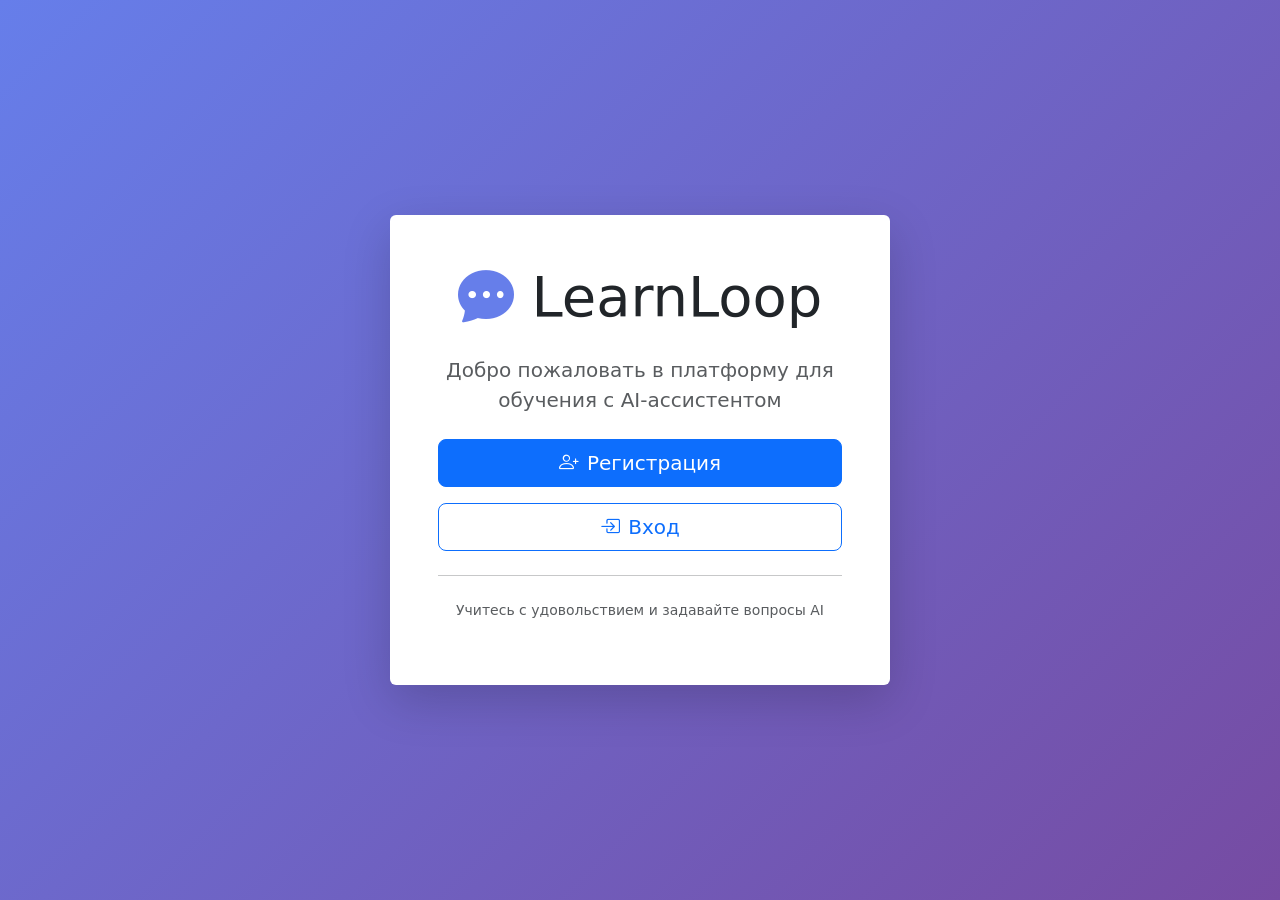
<file: src/main/resources/templates/index.html>
<!DOCTYPE html>
<html xmlns:th="http://www.thymeleaf.org">
<head>
    <meta charset="UTF-8">
    <meta name="viewport" content="width=device-width, initial-scale=1">
    <title>LearnLoop - Главная</title>
    <link href="https://cdn.jsdelivr.net/npm/bootstrap@5.3.3/dist/css/bootstrap.min.css" rel="stylesheet">
    <link rel="stylesheet" href="https://cdn.jsdelivr.net/npm/bootstrap-icons@1.11.3/font/bootstrap-icons.min.css">
    <style>
        body {
            background: linear-gradient(135deg, #667eea 0%, #764ba2 100%);
            min-height: 100vh;
            display: flex;
            align-items: center;
            justify-content: center;
        }
        .welcome-card {
            max-width: 500px;
            width: 90%;
            animation: fadeIn 1s ease-in;
        }
        @keyframes fadeIn {
            from { opacity: 0; transform: translateY(-20px); }
            to { opacity: 1; transform: translateY(0); }
        }
    </style>
</head>

<body>
<div class="welcome-card">
    <div class="card shadow-lg border-0">
        <div class="card-body p-5 text-center">
            <h1 class="display-4 mb-4">
                <i class="bi bi-chat-dots-fill" style="color: #667eea;"></i>
                LearnLoop
            </h1>
            <p class="lead text-muted mb-4">Добро пожаловать в платформу для обучения с AI-ассистентом</p>

            <div class="d-grid gap-3">
                <a href="/register" class="btn btn-primary btn-lg">
                    <i class="bi bi-person-plus me-2"></i>Регистрация
                </a>
                <a href="/login" class="btn btn-outline-primary btn-lg">
                    <i class="bi bi-box-arrow-in-right me-2"></i>Вход
                </a>
            </div>

            <hr class="my-4">

            <p class="text-muted small">
                Учитесь с удовольствием и задавайте вопросы AI
            </p>
        </div>
    </div>
</div>

<script src="https://cdn.jsdelivr.net/npm/bootstrap@5.3.3/dist/js/bootstrap.bundle.min.js"></script>

</body>
</html>
</file>
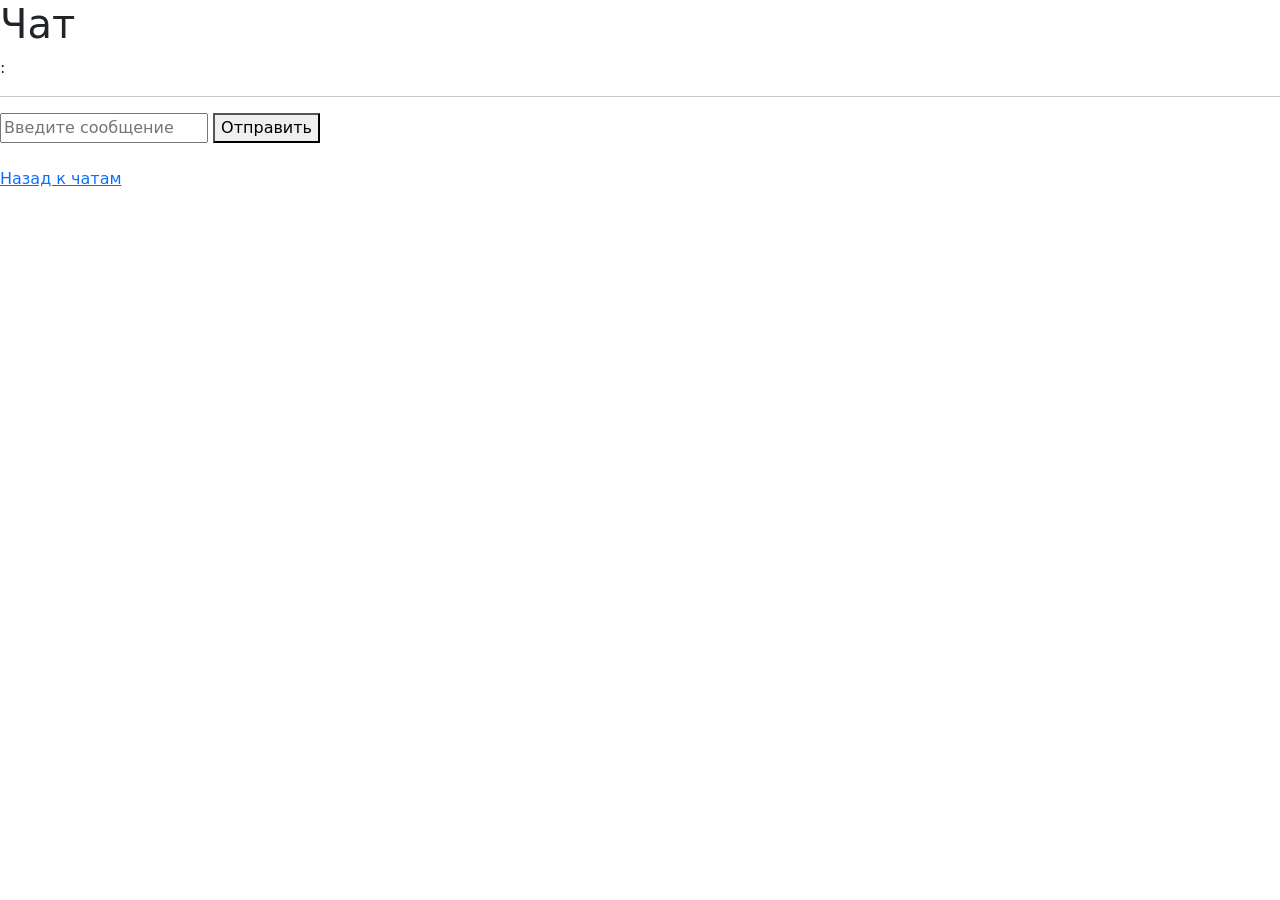
<file: src/main/resources/templates/chat.html>
<!DOCTYPE html>
<html xmlns:th="http://www.thymeleaf.org">
<head>
    <meta charset="UTF-8">
    <title>Чат</title>
    <!-- Bootstrap CSS -->
    <link href="https://cdn.jsdelivr.net/npm/bootstrap@5.3.3/dist/css/bootstrap.min.css" rel="stylesheet">
    <!-- Bootstrap Icons (опционально) -->
    <link rel="stylesheet" href="https://cdn.jsdelivr.net/npm/bootstrap-icons@1.11.3/font/bootstrap-icons.min.css">
</head>

<body>

<h1>Чат</h1>

<div>
    <div th:each="msg : ${messages}">
        <b th:text="${msg.role}"></b>:
        <span th:text="${msg.content}"></span>
    </div>
</div>

<hr/>

<form th:action="@{/chats/{id}/message(id=${chatId})}" method="post">
    <input type="text" name="content" placeholder="Введите сообщение" required>
    <button type="submit">Отправить</button>
</form>

<br/>
<a href="/chats">Назад к чатам</a>

<!-- Bootstrap JS -->
<script src="https://cdn.jsdelivr.net/npm/bootstrap@5.3.3/dist/js/bootstrap.bundle.min.js"></script>
</body>

</html>
</file>
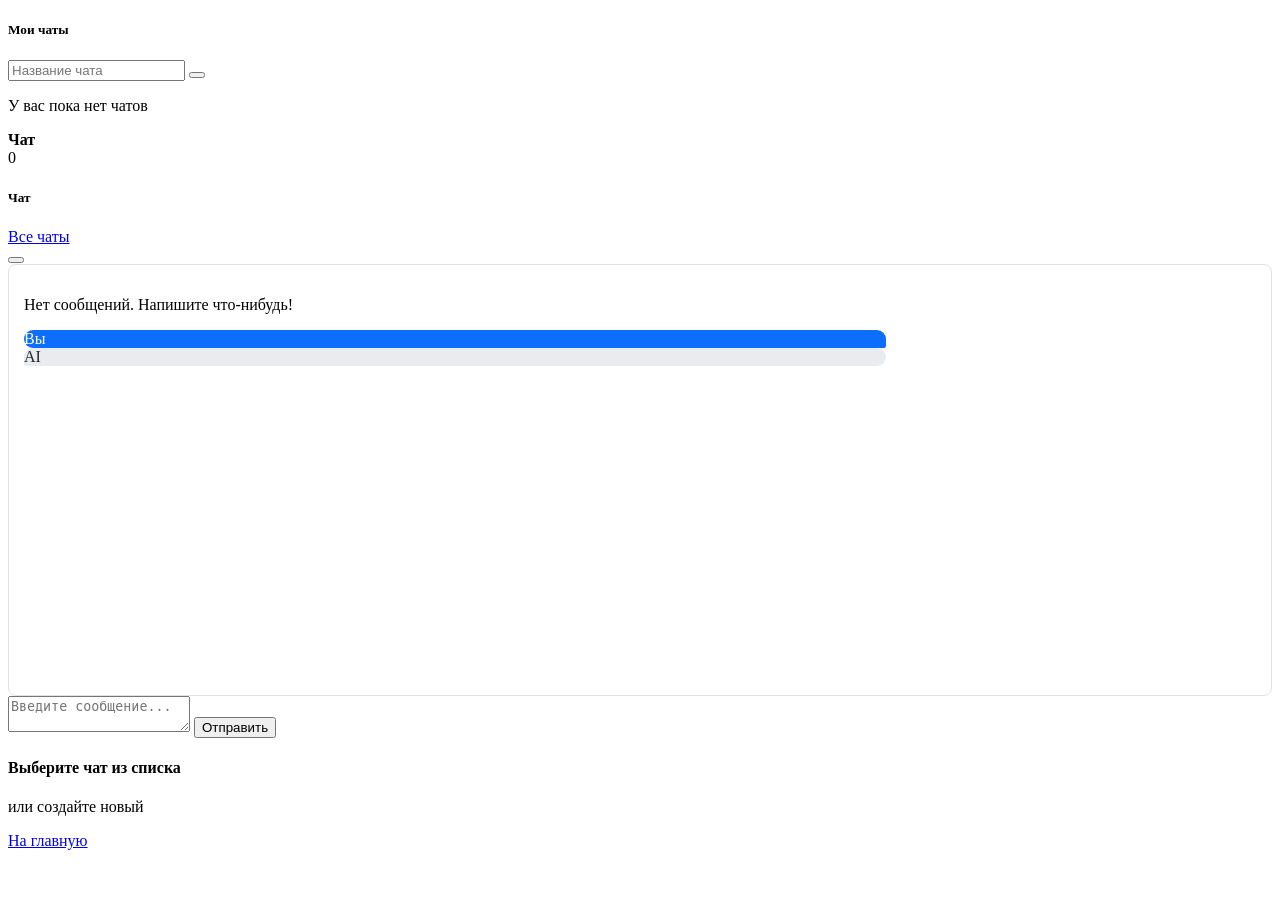
<file: src/main/resources/templates/chats.html>
<!DOCTYPE html>
<html xmlns:th="http://www.thymeleaf.org">
<head th:replace="~{fragments/layout :: head('Мои чаты')}">

</head>
<body>
<div th:replace="~{fragments/layout :: navbar}"></div>

<div class="container">
    <div class="row">
        <!-- Левая панель - список чатов -->
        <div class="col-md-4 mb-4">
            <div class="card shadow-sm">
                <div class="card-header bg-white">
                    <h5 class="card-title mb-0">
                        <i class="bi bi-chat-text me-2"></i>Мои чаты
                    </h5>
                </div>
                <div class="card-body p-3">
                    <!-- Форма создания нового чата -->
                    <form th:action="@{/chats}" method="post" class="mb-3">
                        <input type="hidden" th:name="${_csrf.parameterName}" th:value="${_csrf.token}" />
                        <div class="input-group">
                            <input type="text" name="title" class="form-control" placeholder="Название чата" required>
                            <button type="submit" class="btn btn-primary">
                                <i class="bi bi-plus-lg"></i>
                            </button>
                        </div>
                    </form>

                    <div th:if="${#lists.isEmpty(sessions)}" class="text-center text-muted py-4">
                        <i class="bi bi-chat-dots" style="font-size: 3rem;"></i>
                        <p class="mt-2">У вас пока нет чатов</p>
                    </div>

                    <!-- Список чатов -->
                    <div th:unless="${#lists.isEmpty(sessions)}" class="list-group">
                        <a th:each="sessionItem : ${sessions}"
                           th:href="@{/chats/{id}(id=${sessionItem.id})}"
                           class="list-group-item list-group-item-action d-flex justify-content-between align-items-center"
                           th:classappend="${sessionItem.id == chatId} ? 'active' : ''">
                            <div>
                                <strong th:text="${sessionItem.title}">Чат</strong>
                                <div class="small" th:text="${sessionItem.lastMessagePreview}"></div>
                            </div>
                            <span class="badge bg-secondary rounded-pill" th:text="${sessionItem.messageCount}">0</span>
                        </a>
                    </div>
                </div>
            </div>
        </div>

        <!-- Правая панель - текущий чат -->
        <div class="col-md-8" th:if="${currentChat != null}">
            <div class="card shadow-sm">
                <div class="card-header bg-white d-flex justify-content-between align-items-center">
                    <h5 class="card-title mb-0" th:text="${currentChat.title}">Чат</h5>
                    <div>
                        <a href="/chats" class="btn btn-outline-secondary btn-sm me-2">
                            <i class="bi bi-arrow-left"></i> Все чаты
                        </a>
                        <form th:action="@{/chats/{id}/delete(id=${currentChat.id})}" method="post" class="d-inline">
                            <input type="hidden" th:name="${_csrf.parameterName}" th:value="${_csrf.token}" />
                            <button type="submit" class="btn btn-outline-danger btn-sm" onclick="return confirm('Удалить чат?')">
                                <i class="bi bi-trash"></i>
                            </button>
                        </form>
                    </div>
                </div>

                <div class="card-body">
                    <!-- Окно сообщений -->
                    <div class="chat-box" style="height: 400px; overflow-y: auto; border: 1px solid #dee2e6; border-radius: 8px; padding: 15px;" id="chatBox">
                        <div th:if="${#lists.isEmpty(messages)}" class="text-center text-muted py-5">
                            <i class="bi bi-chat-dots" style="font-size: 3rem;"></i>
                            <p class="mt-2">Нет сообщений. Напишите что-нибудь!</p>
                        </div>
                        <div th:each="msg : ${messages}" class="mb-3">
                            <div th:if="${msg.role == 'USER'}" class="d-flex justify-content-end">
                                <div class="p-3" style="max-width: 70%; background-color: #0d6efd; color: white; border-radius: 18px 18px 4px 18px;">
                                    <div th:text="${msg.content}"></div>
                                    <div class="small text-white-50">Вы</div>
                                </div>
                            </div>
                            <div th:if="${msg.role == 'AI'}" class="d-flex justify-content-start">
                                <div class="p-3" style="max-width: 70%; background-color: #e9ecef; color: #212529; border-radius: 18px 18px 18px 4px;">
                                    <div th:text="${msg.content}"></div>
                                    <div class="small text-muted">AI</div>
                                </div>
                            </div>
                        </div>
                    </div>

                    <!-- Форма отправки -->
                    <form th:action="@{/chats/{id}/message(id=${currentChat.id})}" method="post" class="mt-3">
                        <input type="hidden" th:name="${_csrf.parameterName}" th:value="${_csrf.token}" />
                        <div class="input-group">
                            <textarea name="content" class="form-control" rows="2" placeholder="Введите сообщение..." required></textarea>
                            <button type="submit" class="btn btn-primary">
                                <i class="bi bi-send"></i> Отправить
                            </button>
                        </div>
                    </form>

                </div>
            </div>
        </div>

        <!-- Сообщение, если чат не выбран -->
        <div class="col-md-8" th:unless="${currentChat != null}">
            <div class="card shadow-sm">
                <div class="card-body text-center py-5">
                    <i class="bi bi-chat-dots" style="font-size: 4rem; color: #dee2e6;"></i>
                    <h4 class="mt-3 text-muted">Выберите чат из списка</h4>
                    <p class="text-muted">или создайте новый</p>
                </div>
            </div>
        </div>

    </div>
</div>

<div th:replace="~{fragments/layout :: scripts}"></div>

<script>
    window.onload = function() {
        const chatBox = document.getElementById('chatBox');
        if (chatBox) {
            chatBox.scrollTop = chatBox.scrollHeight;
        }
    };
</script>

<div class="text-center mt-4">
    <a href="/profile" class="btn btn-outline-secondary">
        <i class="bi bi-house-door me-2"></i>На главную
    </a>
</div>

</body>
</html>
</file>
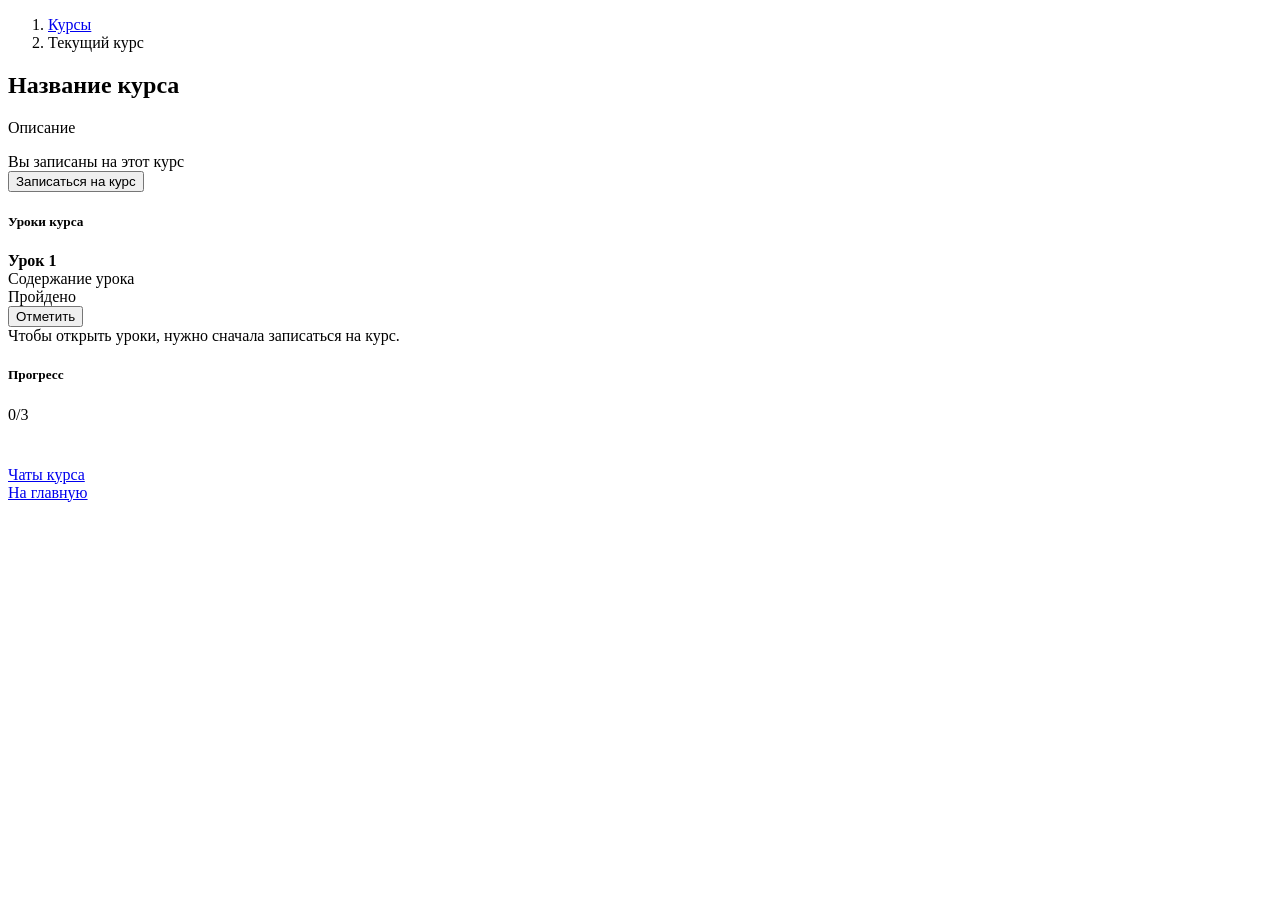
<file: src/main/resources/templates/course.html>
<!DOCTYPE html>
<html xmlns:th="http://www.thymeleaf.org">
<head th:replace="~{fragments/layout :: head(${course.title})}">
</head>
<body>
<div th:replace="~{fragments/layout :: navbar}"></div>

<div class="container">
    <!-- Хлебные крошки -->
    <nav aria-label="breadcrumb" class="mb-4">
        <ol class="breadcrumb">
            <li class="breadcrumb-item"><a href="/courses" class="text-decoration-none">Курсы</a></li>
            <li class="breadcrumb-item active" aria-current="page" th:text="${course.title}">Текущий курс</li>
        </ol>
    </nav>

    <div class="row">
        <!-- Левая колонка - информация о курсе и уроках -->
        <div class="col-md-8">
            <!-- Карточка курса -->
            <div class="card shadow-sm mb-4">
                <div class="card-body">
                    <h2 class="card-title" th:text="${course.title}">Название курса</h2>
                    <p class="card-text" th:text="${course.description}">Описание</p>

                    <div th:if="${enrolled}" class="alert alert-success">
                        <i class="bi bi-check-circle-fill me-2"></i>Вы записаны на этот курс
                    </div>

                    <div th:if="${!enrolled}">
                        <form th:action="@{/courses/{id}/enroll(id=${course.id})}" method="post">
                            <input type="hidden" th:name="${_csrf.parameterName}" th:value="${_csrf.token}" />
                            <button type="submit" class="btn btn-primary">
                                <i class="bi bi-pencil-square me-2"></i>Записаться на курс
                            </button>
                        </form>
                    </div>
                </div>
            </div>

            <!-- Список уроков -->
            <div class="card shadow-sm">
                <div class="card-header bg-white">
                    <h5 class="card-title mb-0">
                        <i class="bi bi-list-ul me-2"></i>Уроки курса
                        <span th:if="${enrolled}" class="badge bg-secondary ms-2" th:text="${completed} + '/' + ${total}"></span>
                    </h5>
                </div>
                <div class="list-group list-group-flush">
                    <div th:each="section : ${sections}"
                         class="list-group-item d-flex justify-content-between align-items-center p-3"
                         id="'section-' + ${section.id}">

                        <!-- Левая часть - ссылка на урок -->
                        <div class="flex-grow-1" style="cursor: pointer;"
                             th:onclick="'location.href=\'/courses/sections/' + ${section.id} + '\''">
                            <strong th:text="'Урок ' + ${section.orderIndex}">Урок 1</strong>
                            <div class="small text-muted" th:text="${section.content.length() > 50 ?
                    section.content.substring(0, 50) + '...' : section.content}">
                                Содержание урока
                            </div>
                        </div>

                        <!-- Правая часть - кнопка отметки -->
                        <div class="d-flex align-items-center gap-2">
                            <!-- Если урок пройден - показываем галочку -->
                            <span th:if="${completedSections[section.id]}" class="badge bg-success p-2"
                                  th:id="'status-' + ${section.id}">
                    <i class="bi bi-check-circle-fill"></i> Пройдено
                </span>

                            <!-- Если не пройден и пользователь записан - показываем кнопку -->
                            <div th:if="${enrolled and !completedSections[section.id]}">
                                <button class="btn btn-sm btn-outline-success complete-btn"
                                        th:data-section-id="${section.id}">
                                    <i class="bi bi-check-lg"></i> Отметить
                                </button>
                            </div>
                        </div>
                    </div>

                    <!-- Сообщение для незаписанных пользователей -->
                    <div th:if="${!enrolled}" class="list-group-item text-center text-muted py-3">
                        <i class="bi bi-info-circle me-2"></i>
                        Чтобы открыть уроки, нужно сначала записаться на курс.
                    </div>
                </div>
            </div>
        </div>

        <!-- Правая колонка - прогресс -->
        <div class="col-md-4">
            <div class="card shadow-sm">
                <div class="card-body text-center">
                    <i class="bi bi-bar-chart" style="font-size: 3rem; color: #0d6efd;"></i>
                    <h5 class="mt-3">Прогресс</h5>
                    <p class="display-4" th:text="${completed} + '/' + ${total}">0/3</p>

                    <!-- Прогресс-бар -->
                    <div class="progress" style="height: 10px;">
                        <div class="progress-bar" role="progressbar"
                             th:style="'width: ' + (${total > 0 ? (completed * 100 / total) : 0}) + '%'"
                             th:attr="aria-valuenow=${total > 0 ? (completed * 100 / total) : 0}"
                             aria-valuemin="0" aria-valuemax="100"></div>
                    </div>

                    <!-- Статус записи -->
                    <p class="text-muted mt-3">
                        <i th:if="${enrolled}" class="bi bi-check-circle text-success"></i>
                        <span th:text="${enrolled} ? ' Вы записаны на курс' : ' Вы не записаны'"></span>
                    </p>

                    <!-- Кнопка перехода к чатам -->
                    <a th:if="${enrolled}" href="/chats" class="btn btn-outline-primary w-100 mt-2">
                        <i class="bi bi-chat me-2"></i>Чаты курса
                    </a>
                </div>
            </div>
        </div>
    </div>
</div>

<div th:replace="~{fragments/layout :: scripts}"></div>

<script th:inline="javascript">
    document.addEventListener('DOMContentLoaded', function() {
        // Находим все кнопки "Отметить"
        const completeButtons = document.querySelectorAll('.complete-btn');

        completeButtons.forEach(button => {
            button.addEventListener('click', function(e) {
                e.preventDefault();
                e.stopPropagation();

                const sectionId = this.getAttribute('data-section-id');
                const buttonContainer = this.closest('.d-flex');

                // Отправляем AJAX-запрос
                fetch('/courses/sections/' + sectionId + '/complete', {
                    method: 'POST',
                    headers: {
                        'Content-Type': 'application/x-www-form-urlencoded',
                        'X-CSRF-TOKEN': /*[[${_csrf.token}]]*/ ''
                    }
                })
                    .then(response => {
                        if (response.ok) {
                            // Заменяем кнопку на галочку
                            buttonContainer.innerHTML = `
                            <span class="badge bg-success p-2">
                                <i class="bi bi-check-circle-fill"></i> Пройдено
                            </span>
                        `;
                            // Обновляем счетчик прогресса
                            updateProgressCounter();
                        } else {
                            alert('Ошибка при отметке урока');
                        }
                    })
                    .catch(error => {
                        console.error('Error:', error);
                        alert('Произошла ошибка');
                    });
            });
        });

        // Функция обновления счетчика прогресса
        function updateProgressCounter() {
            fetch(window.location.href, {
                method: 'GET',
                headers: {
                    'X-Requested-With': 'XMLHttpRequest'
                }
            })
                .then(response => response.text())
                .then(html => {
                    // Обновляем счетчик в заголовке
                    const badge = document.querySelector('.badge.bg-secondary');
                    const completedCount = document.querySelectorAll('.badge.bg-success').length;
                    const totalCount = /*[[${sections.size()}]]*/ 0;

                    if (badge) {
                        badge.textContent = completedCount + '/' + totalCount;
                    }

                    // Обновляем прогресс-бар
                    const progressBar = document.querySelector('.progress-bar');
                    if (progressBar) {
                        const percent = (completedCount / totalCount) * 100;
                        progressBar.style.width = percent + '%';
                    }

                    // Обновляем цифру прогресса
                    const progressDisplay = document.querySelector('.display-4');
                    if (progressDisplay) {
                        progressDisplay.textContent = completedCount + '/' + totalCount;
                    }
                });
        }
    });
</script>

<div class="text-center mt-4">
    <a href="/profile" class="btn btn-outline-secondary">
        <i class="bi bi-house-door me-2"></i>На главную
    </a>
</div>

</body>
</html>
</file>
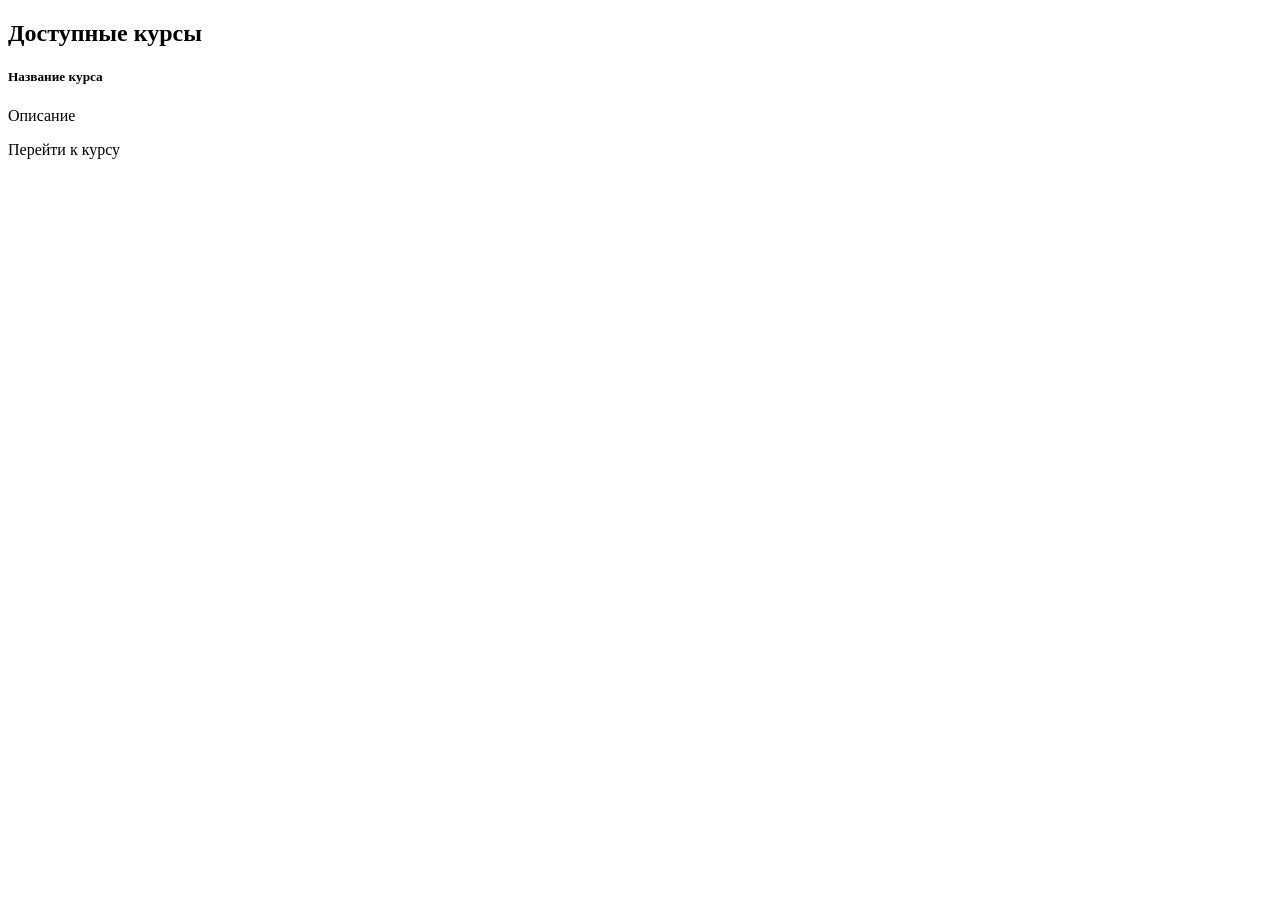
<file: src/main/resources/templates/courses.html>
<!DOCTYPE html>
<html xmlns:th="http://www.thymeleaf.org">
<head th:replace="fragments/layout :: head('Курсы')">
</head>
<body>
<div th:replace="fragments/layout :: navbar"></div>

<div class="container">
    <h2 class="mb-4">
        <i class="bi bi-book me-2"></i>Доступные курсы
    </h2>

    <div class="row">
        <div th:each="course : ${courses}" class="col-md-6 mb-4">
            <div class="card h-100 shadow-sm">
                <div class="card-body">
                    <h5 class="card-title" th:text="${course.title}">Название курса</h5>
                    <p class="card-text text-muted" th:text="${course.description}">Описание</p>
                </div>
                <div class="card-footer bg-white border-top-0">
                    <a th:href="@{/courses/{id}(id=${course.id})}" class="btn btn-outline-primary">
                        Перейти к курсу <i class="bi bi-arrow-right ms-2"></i>
                    </a>
                </div>
            </div>
        </div>
    </div>
</div>

<div th:replace="fragments/layout :: scripts"></div>

</body>
</html>
</file>
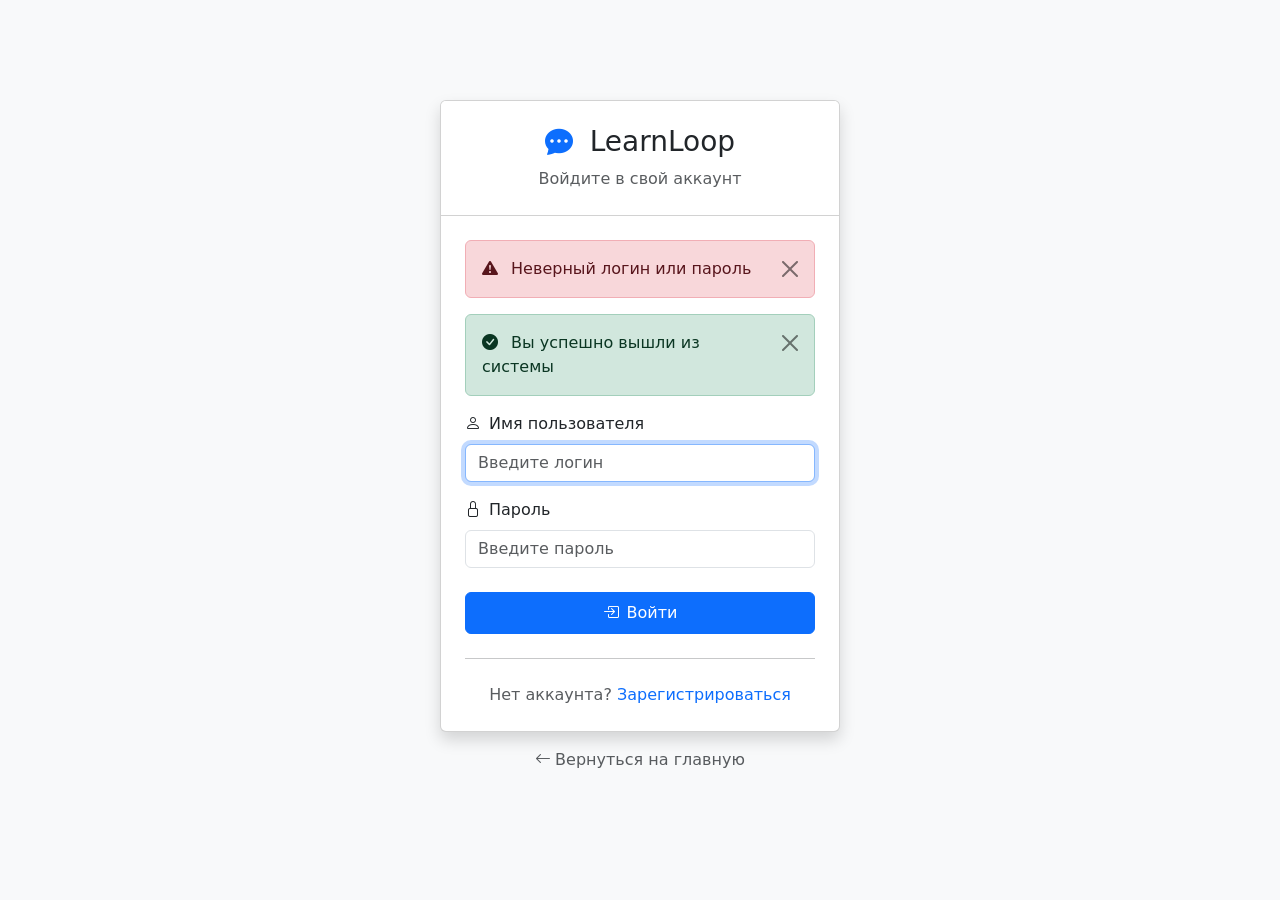
<file: src/main/resources/templates/login.html>
<!DOCTYPE html>
<html xmlns:th="http://www.thymeleaf.org">
<head>
    <meta charset="UTF-8">
    <meta name="viewport" content="width=device-width, initial-scale=1">
    <title>Вход - LearnLoop</title>
    <link href="https://cdn.jsdelivr.net/npm/bootstrap@5.3.3/dist/css/bootstrap.min.css" rel="stylesheet">
    <link rel="stylesheet" href="https://cdn.jsdelivr.net/npm/bootstrap-icons@1.11.3/font/bootstrap-icons.min.css">
    <style>
        body { background-color: #f8f9fa; }
        .login-container { max-width: 400px; margin: 100px auto; }
    </style>
</head>

<body>
<div class="login-container">
    <div class="card shadow">
        <div class="card-header bg-white text-center py-4">
            <h3 class="mb-0">
                <i class="bi bi-chat-dots-fill me-2" style="color: #0d6efd;"></i>
                LearnLoop
            </h3>
            <p class="text-muted mt-2 mb-0">Войдите в свой аккаунт</p>
        </div>
        <div class="card-body p-4">
            <!-- Сообщение об ошибке -->
            <div th:if="${param.error}" class="alert alert-danger alert-dismissible fade show" role="alert">
                <i class="bi bi-exclamation-triangle-fill me-2"></i>
                Неверный логин или пароль
                <button type="button" class="btn-close" data-bs-dismiss="alert"></button>
            </div>

            <!-- Сообщение о выходе -->
            <div th:if="${param.logout}" class="alert alert-success alert-dismissible fade show" role="alert">
                <i class="bi bi-check-circle-fill me-2"></i>
                Вы успешно вышли из системы
                <button type="button" class="btn-close" data-bs-dismiss="alert"></button>
            </div>

            <!-- Форма входа -->
            <form th:action="@{/login}" method="post">
                <input type="hidden" th:name="${_csrf.parameterName}" th:value="${_csrf.token}" />

                <div class="mb-3">
                    <label for="username" class="form-label">
                        <i class="bi bi-person me-2"></i>Имя пользователя
                    </label>
                    <input type="text" class="form-control" id="username" name="username"
                           placeholder="Введите логин" required autofocus>
                </div>

                <div class="mb-4">
                    <label for="password" class="form-label">
                        <i class="bi bi-lock me-2"></i>Пароль
                    </label>
                    <input type="password" class="form-control" id="password" name="password"
                           placeholder="Введите пароль" required>
                </div>

                <button type="submit" class="btn btn-primary w-100 py-2">
                    <i class="bi bi-box-arrow-in-right me-2"></i>Войти
                </button>
            </form>

            <hr class="my-4">

            <p class="text-center text-muted mb-0">
                Нет аккаунта?
                <a href="/register" class="text-decoration-none">Зарегистрироваться</a>
            </p>
        </div>
    </div>

    <div class="text-center mt-3">
        <a href="/" class="text-muted text-decoration-none">
            <i class="bi bi-arrow-left me-1"></i>Вернуться на главную
        </a>
    </div>
</div>

<script src="https://cdn.jsdelivr.net/npm/bootstrap@5.3.3/dist/js/bootstrap.bundle.min.js"></script>

</body>
</html>
</file>
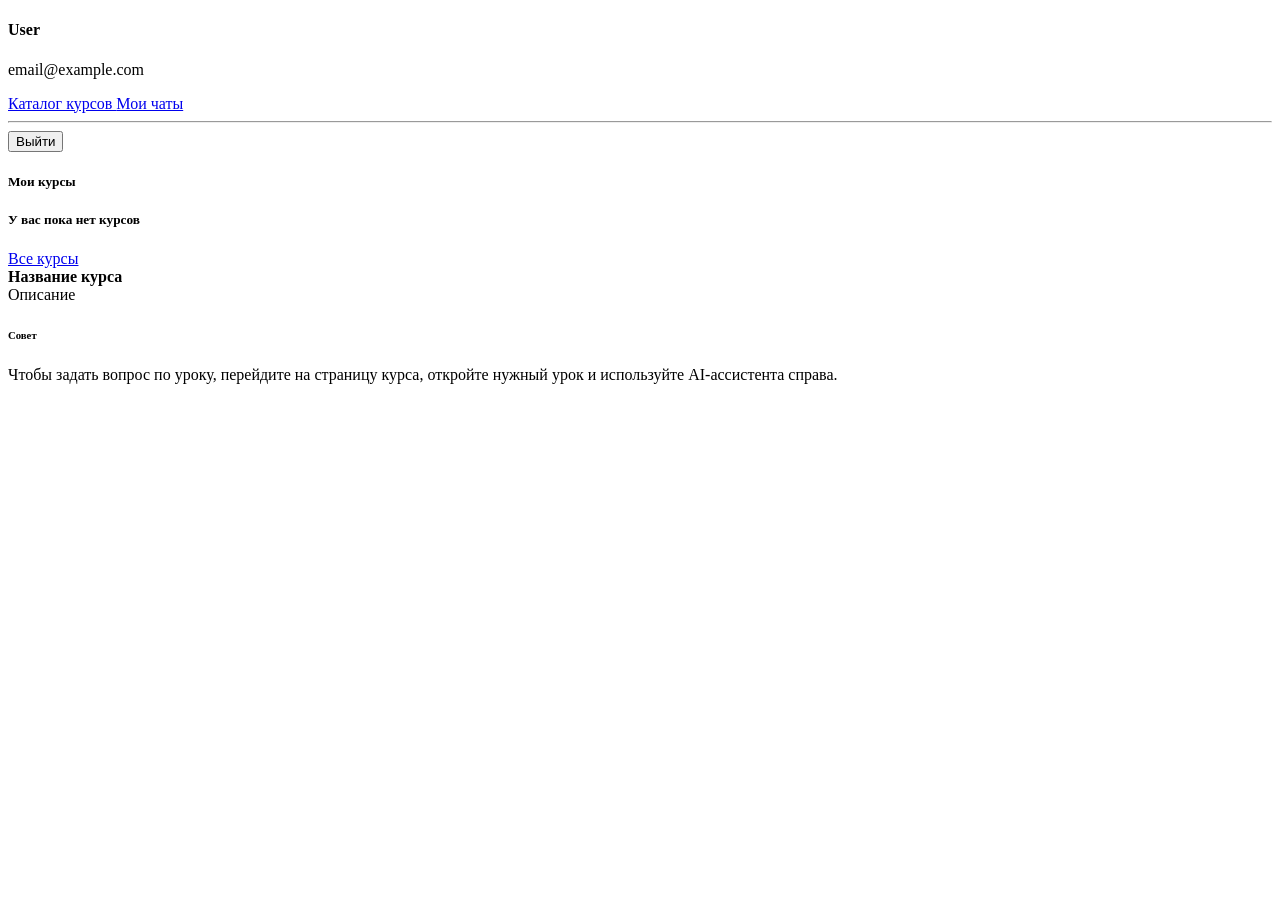
<file: src/main/resources/templates/profile.html>
<!DOCTYPE html>
<html xmlns:th="http://www.thymeleaf.org">
<head th:replace="~{fragments/layout :: head('Профиль')}">
</head>
<body>
<div th:replace="~{fragments/layout :: navbar}"></div>

<div class="container">
    <div class="row">
        <!-- Левая колонка - информация о пользователе -->
        <div class="col-md-4 mb-4">
            <div class="card shadow-sm">
                <div class="card-body text-center">
                    <div class="mb-3">
                        <i class="bi bi-person-circle" style="font-size: 5rem; color: #0d6efd;"></i>
                    </div>
                    <h4 class="mb-1" th:text="${username}">User</h4>
                    <p class="text-muted mb-3" th:text="${user.email}">email@example.com</p>

                    <div class="d-grid gap-2">
                        <a href="/courses" class="btn btn-outline-primary">
                            <i class="bi bi-book me-2"></i>Каталог курсов
                        </a>
                        <a href="/chats" class="btn btn-outline-success">
                            <i class="bi bi-chat me-2"></i>Мои чаты
                        </a>
                    </div>

                    <hr class="my-4">

                    <form th:action="@{/logout}" method="post">
                        <input type="hidden" th:name="${_csrf.parameterName}" th:value="${_csrf.token}" />
                        <button type="submit" class="btn btn-outline-danger w-100">
                            <i class="bi bi-box-arrow-right me-2"></i>Выйти
                        </button>
                    </form>
                </div>
            </div>
        </div>

        <!-- Правая колонка - курсы пользователя -->
        <div class="col-md-8">
            <div class="card shadow-sm">
                <div class="card-header bg-white">
                    <h5 class="card-title mb-0">
                        <i class="bi bi-book me-2"></i>Мои курсы
                        <span th:if="${not #lists.isEmpty(user.enrolledCourses)}"
                              class="badge bg-primary ms-2"
                              th:text="${#lists.size(user.enrolledCourses)}"></span>
                    </h5>
                </div>
                <div class="card-body">
                    <div th:if="${#lists.isEmpty(user.enrolledCourses)}" class="text-center py-5">
                        <i class="bi bi-book" style="font-size: 4rem; color: #dee2e6;"></i>
                        <h5 class="mt-3 text-muted">У вас пока нет курсов</h5>
                        <a href="/courses" class="btn btn-outline-primary">
                            Все курсы
                        </a>
                    </div>

                    <div th:unless="${#lists.isEmpty(user.enrolledCourses)}" class="list-group">
                        <a th:each="course : ${user.enrolledCourses}"
                           th:href="@{/courses/{id}(id=${course.id})}"
                           class="list-group-item list-group-item-action d-flex justify-content-between align-items-center">
                            <div>
                                <strong th:text="${course.title}">Название курса</strong>
                                <div class="small text-muted" th:text="${course.description}">Описание</div>
                            </div>
                            <i class="bi bi-chevron-right"></i>
                        </a>
                    </div>
                </div>
            </div>

            <div class="card shadow-sm mt-4">
                <div class="card-body">
                    <h6 class="card-subtitle mb-2 text-muted">
                        <i class="bi bi-lightbulb me-2"></i>Совет
                    </h6>
                    <p class="mb-0">
                        Чтобы задать вопрос по уроку, перейдите на страницу курса,
                        откройте нужный урок и используйте AI-ассистента справа.
                    </p>
                </div>
            </div>
        </div>
    </div>
</div>

<div th:replace="~{fragments/layout :: scripts}"></div>

</body>
</html>
</file>
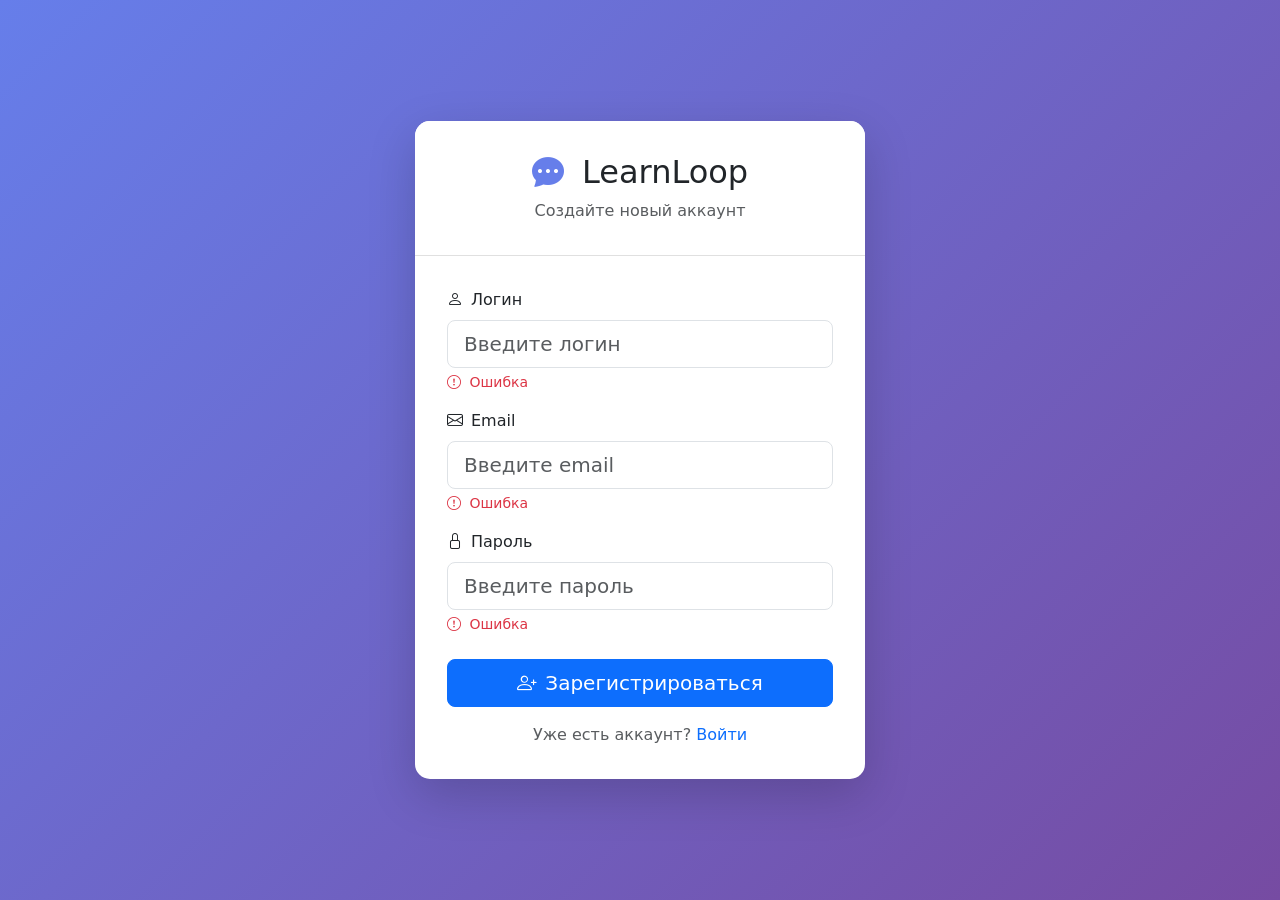
<file: src/main/resources/templates/register.html>
<!DOCTYPE html>
<html xmlns:th="http://www.thymeleaf.org">
<head>
    <meta charset="UTF-8">
    <meta name="viewport" content="width=device-width, initial-scale=1">
    <title>Регистрация - LearnLoop</title>
    <link href="https://cdn.jsdelivr.net/npm/bootstrap@5.3.3/dist/css/bootstrap.min.css" rel="stylesheet">
    <link rel="stylesheet" href="https://cdn.jsdelivr.net/npm/bootstrap-icons@1.11.3/font/bootstrap-icons.min.css">
    <style>
        body {
            background: linear-gradient(135deg, #667eea 0%, #764ba2 100%);
            min-height: 100vh;
            display: flex;
            align-items: center;
            justify-content: center;
            padding: 20px;
        }
        .register-container {
            max-width: 450px;
            width: 100%;
            animation: fadeIn 0.5s ease-in;
        }
        @keyframes fadeIn {
            from { opacity: 0; transform: translateY(-20px); }
            to { opacity: 1; transform: translateY(0); }
        }
        .card {
            border: none;
            border-radius: 15px;
            overflow: hidden;
        }
        .card-header {
            background: white;
            border-bottom: 1px solid #e0e0e0;
            padding: 2rem 2rem 1rem 2rem;
        }
        .card-body {
            padding: 2rem;
        }
    </style>
</head>

<body>

<div class="register-container">
    <div class="card shadow-lg">
        <div class="card-header text-center bg-white">
            <h2 class="mb-0">
                <i class="bi bi-chat-dots-fill me-2" style="color: #667eea;"></i>
                LearnLoop
            </h2>
            <p class="text-muted mt-2">Создайте новый аккаунт</p>
        </div>
        <div class="card-body">
            <form th:action="@{/register}" th:object="${registrationForm}" method="post">
                <input type="hidden" th:name="${_csrf.parameterName}" th:value="${_csrf.token}" />

                <div class="mb-3">
                    <label for="username" class="form-label">
                        <i class="bi bi-person me-2"></i>Логин
                    </label>
                    <input type="text" class="form-control form-control-lg" id="username"
                           th:field="*{username}" placeholder="Введите логин" required>
                    <div th:if="${#fields.hasErrors('username')}" class="text-danger small mt-1">
                        <i class="bi bi-exclamation-circle me-1"></i>
                        <span th:each="err : ${#fields.errors('username')}" th:text="${err}">Ошибка</span>
                    </div>
                </div>

                <div class="mb-3">
                    <label for="email" class="form-label">
                        <i class="bi bi-envelope me-2"></i>Email
                    </label>
                    <input type="email" class="form-control form-control-lg" id="email"
                           th:field="*{email}" placeholder="Введите email" required>
                    <div th:if="${#fields.hasErrors('email')}" class="text-danger small mt-1">
                        <i class="bi bi-exclamation-circle me-1"></i>
                        <span th:each="err : ${#fields.errors('email')}" th:text="${err}">Ошибка</span>
                    </div>
                </div>

                <div class="mb-4">
                    <label for="password" class="form-label">
                        <i class="bi bi-lock me-2"></i>Пароль
                    </label>
                    <input type="password" class="form-control form-control-lg" id="password"
                           th:field="*{password}" placeholder="Введите пароль" required>
                    <div th:if="${#fields.hasErrors('password')}" class="text-danger small mt-1">
                        <i class="bi bi-exclamation-circle me-1"></i>
                        <span th:each="err : ${#fields.errors('password')}" th:text="${err}">Ошибка</span>
                    </div>
                </div>

                <button type="submit" class="btn btn-primary btn-lg w-100 mb-3">
                    <i class="bi bi-person-plus me-2"></i>Зарегистрироваться
                </button>

                <p class="text-center text-muted mb-0">
                    Уже есть аккаунт?
                    <a href="/login" class="text-decoration-none">Войти</a>
                </p>
            </form>
        </div>
    </div>
</div>

<script src="https://cdn.jsdelivr.net/npm/bootstrap@5.3.3/dist/js/bootstrap.bundle.min.js"></script>

</body>
</html>
</file>
